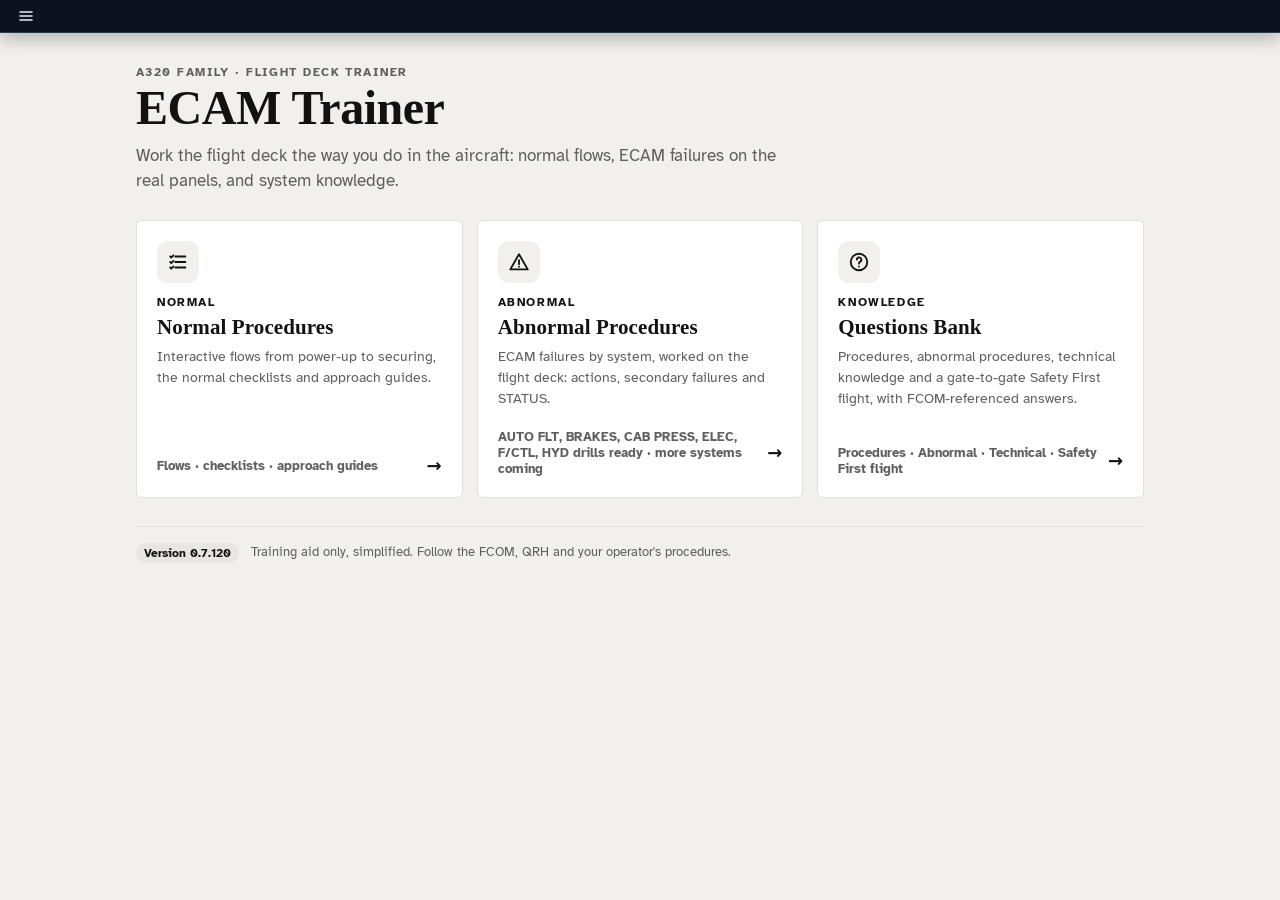
<file: index.html>
<!doctype html>
<html lang="en">
<head>
<meta charset="utf-8">
<meta name="viewport" content="width=device-width, initial-scale=1, viewport-fit=cover">
<meta name="theme-color" content="#ffffff">
<title>A320 ECAM Trainer</title>
<link rel="preconnect" href="https://fonts.googleapis.com">
<link rel="preconnect" href="https://fonts.gstatic.com" crossorigin>
<link rel="stylesheet" href="https://fonts.googleapis.com/css2?family=Atkinson+Hyperlegible:wght@400;700&family=B612:wght@400;700&family=B612+Mono&display=swap">
<link rel="stylesheet" href="styles.css?v=0.7.120">
</head>
<body>
<div id="app"></div>
<script src="js/displays.js?v=0.7.120"></script>
<script src="js/panels.js?v=0.7.120"></script>
<script src="js/panels-lower.js?v=0.7.120"></script>
<script src="js/fmgc.js?v=0.7.120"></script>
<script src="js/failures.js?v=0.7.120"></script>
<script src="js/photo-panels.js?v=0.7.120"></script>
<script src="js/deck.js?v=0.7.120"></script>
<script src="js/app.js?v=0.7.120"></script>
</body>
</html>
</file>
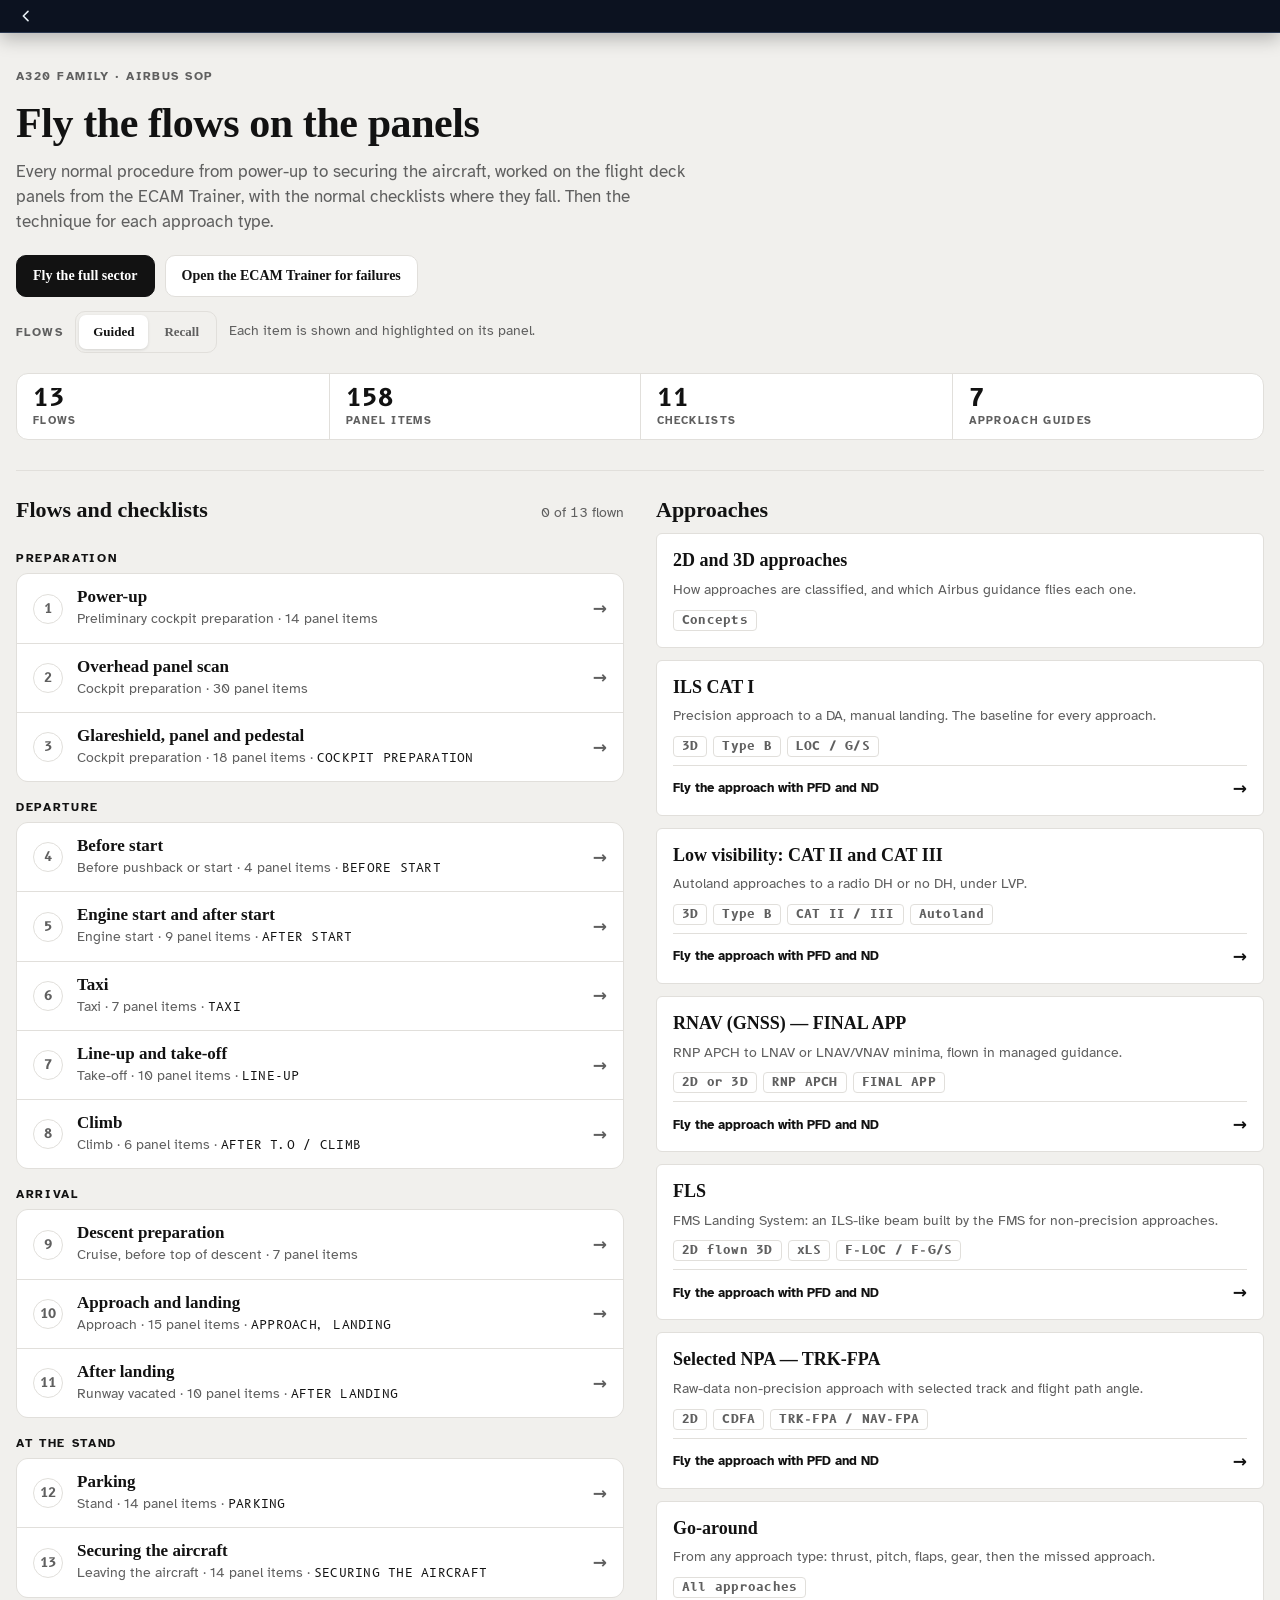
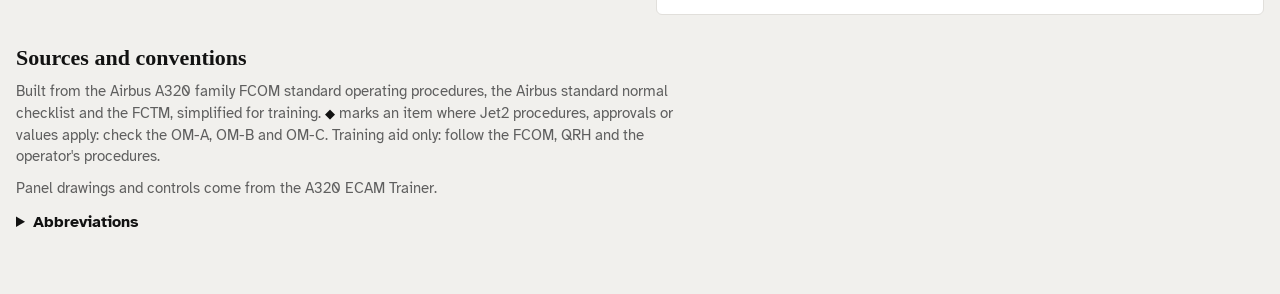
<file: normal.html>
<!doctype html>
<html lang="en"><head><meta charset="utf-8">
<meta name="viewport" content="width=device-width,initial-scale=1,viewport-fit=cover">
<title>A320 Normal Procedures</title>
<meta name="description" content="A320 normal procedures: flows, checklists and approach guides worked on the flight deck panels, with a live PFD and ND for the approaches.">
<link rel="stylesheet" href="https://fonts.googleapis.com/css2?family=Atkinson+Hyperlegible:wght@400;700&family=B612:wght@400;700&family=B612+Mono:wght@400;700&display=swap">
<link rel="stylesheet" href="styles.css?v=0.7.120">
<link rel="stylesheet" href="np.css?v=0.7.120">
</head><body>
<div id="app"></div>
<script src="js/displays.js?v=0.7.120"></script>
<script src="js/panels.js?v=0.7.120"></script>
<script src="js/panels-lower.js?v=0.7.120"></script>
<script src="js/np-core.js?v=0.7.120"></script>
<script src="js/flows.js?v=0.7.120"></script>
<script src="js/approaches.js?v=0.7.120"></script>
<script src="js/np.js?v=0.7.120"></script>
</body></html>
</file>
<file: styles.css>
/* A320 ECAM Trainer: app shell
 * Layout: home = exploded flight deck on a navy night background; tapping a panel
 * opens it full screen. One deliberate dark theme: a cockpit at night.
 */
:root {
  color-scheme: dark;
  --night: #121a28;        /* page background, navy */
  --night-2: #0c1220;      /* app bar */
  --ink: #e6edf3;          /* primary text */
  --ink-2: #9fb0c0;        /* secondary text */
  --line: #2a3850;         /* hairlines on navy */
  --card: #19243a;         /* raised surfaces */
  --card-2: #213049;
  --accent: #33d6f2;       /* ECAM cyan: interactive accent */
  --ecam-g: #2fe04c;
  --ecam-a: #ffa21a;
  --ecam-r: #ff3b30;
  --ecam-c: #33d6f2;
  --ecam-w: #f2f4f5;
  --ecam-m: #ff4fd8;
  --font-ui: "Atkinson Hyperlegible", "Segoe UI", system-ui, sans-serif;
  --font-head: "B612", "Atkinson Hyperlegible", system-ui, sans-serif;
  --font-mono: "B612 Mono", ui-monospace, "SFMono-Regular", Menlo, monospace;
  --r: 10px;
}

* { box-sizing: border-box; }
[hidden] { display: none !important; }
html, body { background: var(--night); color: var(--ink); }
body { margin: 0; font: 16px/1.5 var(--font-ui); -webkit-font-smoothing: antialiased; }
body::before { content: ""; position: fixed; inset: 0 0 auto; height: env(safe-area-inset-top, 0px); z-index: 30; background: var(--night-2); }
body.pv-open { overflow: clip; }
button { font: inherit; color: inherit; }
button:focus-visible, [tabindex]:focus-visible { outline: 2px solid var(--accent); outline-offset: 2px; }
#app { min-height: 100%; }

/* ---------------------------------------------------------------- app bar */
.appbar, .pv-bar {
  display: flex; align-items: center; gap: 8px;
  padding-left: max(12px, env(safe-area-inset-left, 0px)); padding-right: max(12px, env(safe-area-inset-right, 0px));
  background: var(--night-2); border-bottom: 1px solid var(--line);
}
/* One slim bar on every view (0.7.8 on the flight deck, everywhere from 0.7.76) */
.appbar { position: sticky; top: env(safe-area-inset-top, 0px); z-index: 20; padding-block: 2px; gap: 2px; transition: transform .25s ease; }
.appbar.away { transform: translateY(calc(-100% - env(safe-area-inset-top, 0px))); }
.appbar .icon-btn { width: 28px; height: 28px; border-radius: 6px; }
.appbar .icon-btn svg { width: 16px; height: 16px; stroke-width: 2.4; }
.appbar-title {
  flex: 1; min-width: 0; margin: 0; text-align: center;
  font: 500 clamp(18px, 4.6vw, 26px)/1.15 var(--font-head); letter-spacing: .01em;
  overflow: hidden; text-overflow: ellipsis; white-space: nowrap;
}
.icon-btn, .icon-btn-spacer { width: 44px; height: 44px; flex: none; }
.icon-btn { display: grid; place-items: center; border: 0; border-radius: 10px; background: transparent; cursor: pointer; }
.icon-btn:hover { background: var(--card); }
.icon-btn svg { width: 26px; height: 26px; fill: none; stroke: var(--ink); stroke-width: 2.2; stroke-linecap: round; stroke-linejoin: round; }

/* ------------------------------------------------------------------ home */
.home { max-width: 980px; margin: 0 auto; padding-block: 12px 40px; padding-left: max(16px, env(safe-area-inset-left, 0px)); padding-right: max(16px, env(safe-area-inset-right, 0px)); }
.home-hint { margin: 0 0 8px; text-align: center; color: var(--ink-2); font-size: 14px; }
.ver-pill { display: inline-block; margin-left: 6px; padding: 1px 8px; border-radius: 999px; background: rgba(51, 214, 242, .12); color: var(--accent); font-size: 12px; font-weight: 700; white-space: nowrap; }
.toast { position: fixed; left: 50%; bottom: calc(24px + env(safe-area-inset-bottom, 0px)); transform: translateX(-50%); z-index: 80; padding: 10px 16px; border-radius: 10px; background: #1d2a40; color: #fff; font-size: 14px; font-weight: 700; box-shadow: 0 6px 24px rgba(0, 0, 0, .45); transition: opacity .6s; }
.toast.out { opacity: 0; }
.wins { display: flex; flex-wrap: wrap; justify-content: center; align-items: flex-start; gap: 10px; margin: 0 auto; max-width: 1400px; }
/* On a computer, let the flight deck use the screen: wider, up to about 1400 px. */
@media (min-width: 1100px) { .home { max-width: 1480px; } }
.deck { display: block; width: 100%; height: auto; }
.disclaimer { max-width: 62ch; margin: 18px auto 0; text-align: center; color: var(--ink-2); font-size: 13px; }

/* ------------------------------------------------- lifelike shading, shared */
.deck text, .pv-svg text { font-family: var(--font-head); }
.shadow { fill: #000; opacity: .38; }
.gloss { fill: url(#g-gloss); pointer-events: none; }
.glass { fill: url(#g-glass); pointer-events: none; }

/* panels */
.pn-bg { fill: url(#g-panel); stroke: #3a4956; stroke-width: .8; }
.pn-bevel { fill: none; stroke: rgba(255, 255, 255, .28); stroke-width: .7; }
.pn-lowedge { stroke: rgba(0, 0, 0, .35); stroke-width: 1; }
.pn-hi { fill: #fff; opacity: .2; }
.pn-screw { fill: url(#g-screw); stroke: #4b5a66; stroke-width: .35; }
.pn-slot { stroke: #3d4954; stroke-width: .45; }
.pn-rule { stroke: #f1ece4; stroke-width: .7; }
.pn-title { fill: #f3eee6; font-weight: 700; letter-spacing: .06em; }
.pn-name { fill: #f1ece4; font-weight: 700; letter-spacing: .02em; }
.pn-label { fill: #f3eee6; font-weight: 700; letter-spacing: .06em; }
.pn-flow { fill: none; stroke: #74f06a; stroke-width: 1.15; stroke-linejoin: round; }
.pn-flow-fill { fill: #74f06a; }
.pn-tick { stroke: #f1ece4; stroke-width: .6; }
.pn-pos { fill: #ece6dc; font-weight: 700; }
.pn-pos.cur { fill: #fff; }
.pn-pos.dim { opacity: .45; }

.pb-bezel { fill: url(#g-bezel); }
.pb-cap { fill: url(#g-cap); stroke: #050708; stroke-width: .4; }
.pb-cap.ann { fill: #15191c; }
.pb-down { fill: #000; opacity: .35; }
.pb-split { stroke: #000; stroke-width: .45; opacity: .8; }
.lg { font-family: var(--font-head); font-weight: 700; letter-spacing: .02em; opacity: .22; }
.lg.on { opacity: 1; }
.lg-glow { font-family: var(--font-head); font-weight: 700; opacity: .9; }
.lg-a { fill: #ffa21a; } .lg-w { fill: #f4f6f8; } .lg-b { fill: #44b4ff; } .lg-g { fill: #3fe060; } .lg-r { fill: #ff4a3d; }
.pb-bar { fill: #4a535a; }
.pb-bar.on { fill: #3fe060; }
.pb-rect { fill: #e9eef2; font-weight: 700; opacity: .8; }
.pb-rect.on { fill: #fff; opacity: 1; }
.pb-rect.green { fill: #7cff5c; opacity: 1; }
.guard { stroke-width: .6; }
.guard-r { fill: url(#g-guard-r); stroke: #6c0e0b; }
.guard-c { fill: url(#g-guard-c); stroke: #d0dbe3; }
.guard-hinge { stroke: #0f1316; stroke-width: 1.2; }
.fire-cap { fill: #c9452f; stroke: #6d160c; stroke-width: .5; }
.fire-well { fill: #15181b; stroke: #c9cfd5; stroke-width: .5; }
.fire-slot { fill: #3a0b06; }
.fire-guard { fill: #d8402c; stroke: #7a1a0e; stroke-width: .4; }
.fire-guard-glass { fill: #ff6a50; opacity: .14; pointer-events: none; }
.fire-cap.on { fill: url(#g-fire-lit); }
.fire-halo { fill: #ff3b30; opacity: .75; }
.fire-txt { fill: #7c1a0e; font-weight: 700; letter-spacing: .04em; opacity: .85; }
.fire-txt.on { fill: #fff; opacity: 1; }
.fire-txt.sm { opacity: .8; }
.fire-out { fill: #f6d9d6; opacity: .7; }
.sel-body { fill: url(#g-knob); stroke: #050607; stroke-width: .5; }
.sel-bar { fill: url(#g-wing); stroke: #050607; stroke-width: .4; }
.sel-dot { fill: #fff; }
.knob-body { fill: url(#g-knob); stroke: #050607; stroke-width: .5; }
.knurl { stroke: #000; stroke-width: .35; opacity: .55; }
.knob-cap { fill: url(#g-metal); }
.knob-mark { stroke: #0f1316; stroke-width: 1.1; stroke-linecap: round; }
.tog-base { fill: url(#g-metal); stroke: #4b5a66; stroke-width: .4; }
.tog-hole { fill: #2a3238; }
.tog-shadow { stroke: #000; stroke-width: 2.2; opacity: .35; stroke-linecap: round; }
.tog-lever { stroke: url(#g-chrome); stroke-width: 2.2; stroke-linecap: round; }
.tog-tip { fill: url(#g-metal); }
.slot { fill: #121518; }
.lever-hd { fill: url(#g-cap); stroke: #050607; stroke-width: .6; }
.lever-grip { stroke: #8c98a2; stroke-width: 1; }
.disp { fill: #040506; stroke: #3f4a54; stroke-width: .6; }
.disp-txt { fill: var(--ecam-g); font-family: var(--font-mono); }
.fcu-txt { fill: #ffb43c; font-family: var(--font-mono); }

/* deck: frame, screens, pedestal */
.dk-frame { fill: #262f38; }
.dk-cbfield { fill: url(#g-panel-dk); }
.dk-cblbl { fill: #e9f1f7; font-weight: 700; letter-spacing: .05em; }
.dk-cb { fill: #0e1114; }
.dk-cb-ring { fill: none; stroke: #2a9c58; stroke-width: 1.3; }
.dk-cb-ring2 { stroke: #d9e3ea; }
.dk-cb-top { fill: #3b444b; }
.dk-hair { stroke: #e9f1f7; stroke-width: .35; opacity: .35; }
.dk-red-strip { fill: #c8231d; }
.dk-warnlbl { fill: #fff; font-weight: 700; }
.dk-subpanel { fill: url(#g-panel-dk); stroke: #475867; stroke-width: .8; }
.dk-speaker { fill: url(#g-metal); stroke: #4b5a66; }
.dk-hole { fill: #101316; stroke: #3a4651; stroke-width: 2; }
.dk-glare { fill: #313c47; stroke: #1d252c; stroke-width: 1.5; }
.dk-mip { fill: url(#g-panel); stroke: #3a4956; stroke-width: 1.5; }
.dk-mip-edge { stroke: #b6c6d3; stroke-width: 1; opacity: .6; }
.dk-vent { fill: #1a2025; stroke: url(#g-metal); stroke-width: 2; }
.dk-vent-in { fill: none; stroke: #39434c; stroke-width: 1.2; stroke-dasharray: 1.6 1.4; }
.dk-recess { fill: #5f7085; }
.dk-rail { fill: url(#g-chrome); opacity: .8; }
.dk-knee { fill: url(#g-panel-dk); opacity: .55; }
.dk-grille { fill: #1c2228; stroke: #4b5a66; stroke-width: 1; }
.dk-grille-hole { fill: #05070a; }
.dk-quadbase { fill: #1d242b; stroke: #0c1014; stroke-width: .8; }
.dk-footrest { fill: url(#g-chrome); stroke: #4b555d; stroke-width: .6; }
.dk-footrest-rib { stroke: #5d676f; stroke-width: 1; }
.dk-bezel { fill: url(#g-bezel); }
.dk-screen { fill: #020304; }
.dk-ground { fill: #94572b; }
.dk-ladtxt { fill: #fff; }
.dk-tick { stroke: #fff; stroke-width: .8; }
.dk-yline { stroke: #f3d400; stroke-width: 1.2; }
.dk-yellow { fill: #f3d400; }
.dk-altbox { fill: #000; stroke: #f3d400; stroke-width: .8; }
.dk-alttxt { fill: var(--ecam-g); font-family: var(--font-mono); }
.dk-fmaline { stroke: #8c98a2; stroke-width: .5; }
.dk-fma { fill: var(--ecam-g); font-family: var(--font-mono); }
.dk-fmaw { fill: #fff; font-family: var(--font-mono); }
.dk-arc { fill: none; stroke: #fff; stroke-width: 1; }
.dk-arc-dash { stroke-dasharray: 3 3; opacity: .6; }
.dk-route { fill: none; stroke: var(--ecam-g); stroke-width: 1.1; }
.dk-wpt { fill: none; stroke: #fff; stroke-width: .9; }
.dk-acft { fill: none; stroke: #f3d400; stroke-width: 1.4; }

/* ECAM displays drawn on the main panel */
.ecam { font-size: 11px; }
.ecam text { font-family: var(--font-mono); }
.ecam .screen { fill: #000; }
.ecam .g { fill: var(--ecam-g); } .ecam .a { fill: var(--ecam-a); } .ecam .r { fill: var(--ecam-r); }
.ecam .c { fill: var(--ecam-c); } .ecam .w { fill: var(--ecam-w); } .ecam .m { fill: var(--ecam-m); } .ecam .d { fill: #5d6770; }
.ecam .sg { stroke: var(--ecam-g); } .ecam .sa { stroke: var(--ecam-a); } .ecam .sr { stroke: var(--ecam-r); }
.ecam .sm { stroke: var(--ecam-m); } .ecam .sc { stroke: var(--ecam-c); } .ecam .sw { stroke: var(--ecam-w); } .ecam .sd { stroke: #4b5560; }
.ecam .fg { fill: var(--ecam-g); } .ecam .fa { fill: var(--ecam-a); } .ecam .fw { fill: var(--ecam-w); }

/* hotspots */
.hot { cursor: pointer; outline: none; }
.hot-ring { fill: rgba(51, 214, 242, 0); stroke: rgba(51, 214, 242, 0); stroke-width: 2.4; transition: fill .15s, stroke .15s; }
.hot:hover .hot-ring, .hot:focus-visible .hot-ring, .hot:active .hot-ring { fill: rgba(51, 214, 242, .12); stroke: rgba(51, 214, 242, .95); }

/* ---------------------------------------------------- expanded panel view */
.pv { position: fixed; inset: 0; z-index: 45; background: var(--night); }
.pv-card { height: 100%; overflow-y: auto; padding-bottom: env(safe-area-inset-bottom, 0px); }
.pv-bar { position: sticky; top: 0; z-index: 2; padding-block: calc(env(safe-area-inset-top, 0px) + 2px) 2px; }
.pv-stage {
  padding-block: 18px;
  padding-left: max(16px, env(safe-area-inset-left, 0px)); padding-right: max(16px, env(safe-area-inset-right, 0px));
  background: radial-gradient(ellipse at 50% 40%, #233149, var(--night) 75%);
}
.pv-svg { display: block; width: 100%; max-width: 1100px; max-height: 64vh; margin: 0 auto; }
.ctl { cursor: pointer; outline: none; }
.ctl.turn { touch-action: none; cursor: grab; }
.fcu-btns { display: flex; flex-wrap: wrap; gap: 6px; margin: 6px 0 4px; }
.ctl-hit { fill: transparent; stroke: none; }
.ctl:hover .ctl-hit { fill: rgba(51, 214, 242, .1); }
.ctl.sel .ctl-hit, .ctl:focus-visible .ctl-hit { fill: rgba(51, 214, 242, .14); stroke: var(--accent); stroke-width: .8; }
.pv-photo image { image-rendering: auto; }
/* MCDU: taller panel, no highlight box on the keys (the key cap shows the press) */
.pv-svg.pv-mcdu { max-height: 86vh; max-width: 640px; }
.pv-mcdu .ctl.sel .ctl-hit, .pv-mcdu .ctl:focus-visible .ctl-hit, .pv-mcdu .ctl:hover .ctl-hit,
.pv-atc .ctl.sel .ctl-hit, .pv-atc .ctl:focus-visible .ctl-hit, .pv-atc .ctl:hover .ctl-hit,
.pv-fcu .ctl.sel .ctl-hit, .pv-fcu .ctl:focus-visible .ctl-hit, .pv-fcu .ctl:hover .ctl-hit { fill: transparent; stroke: none; }
/* FCU (owner's request, 0.7.16): no highlight box either; the knob and its window show the change */
/* ATC/TCAS (owner's requests, 0.7.9): no highlight box; drawn smaller so the panel and its card fit on one screen */
.pv-svg.pv-atc { max-width: 640px; }
.photo-hit { fill: transparent; }
.photo-mask { fill: #111417; opacity: .93; }
.pv-credit { margin: 0; padding: 6px 16px 0; text-align: center; color: var(--ink-2); font-size: 12px; }
.pv-credit a, .drawer-note a { color: var(--accent); }
.pv-rotate { display: none; margin: 0; padding: 0 16px; text-align: center; color: var(--ink-2); font-size: 13px; }
@media (max-width: 600px) and (orientation: portrait) { .pv-rotate { display: block; } }
.pv-body { max-width: 760px; margin: 0 auto; padding-block: 4px 32px; padding-left: max(16px, env(safe-area-inset-left, 0px)); padding-right: max(16px, env(safe-area-inset-right, 0px)); }
.pv-desc { color: var(--ink-2); margin: 8px 0 12px; }
.pv-info { background: var(--card); border: 1px solid var(--line); border-radius: 14px; padding: 16px 18px; }
.pv-info p { margin: 6px 0; max-width: 62ch; }
.pv-note { color: var(--accent); font-weight: 700; }
.pv-hint, .small { color: var(--ink-2); }
.small { font-size: 14px; }
.eyebrow { margin: 0 0 4px; font: 700 12px var(--font-ui); letter-spacing: .12em; text-transform: uppercase; color: var(--ink-2); }
.pv-ctl { margin: 2px 0 8px; font: 500 20px/1.25 var(--font-head); }
.lchips { display: flex; flex-wrap: wrap; gap: 6px; margin: 4px 0 6px; }
.lchip { padding: 2px 9px; border-radius: 4px; background: #111518; font: 700 12px var(--font-head); letter-spacing: .04em; color: #c9d3dc; border: 1px solid #2b3238; }
.lchip-a { color: #ffa21a; } .lchip-w { color: #f4f6f8; } .lchip-b { color: #44b4ff; } .lchip-g { color: #3fe060; } .lchip-r { color: #ff4a3d; }
.lchip-cur { border-color: var(--accent); color: #fff; }

/* -------------------------------------------------------- menu and search */
.scrim { position: fixed; inset: 0; z-index: 47; background: rgba(4, 8, 16, .62); }
.drawer { position: fixed; inset: 0 auto 0 0; z-index: 50; width: min(360px, 88vw); }
.drawer-card {
  height: 100%; overflow-y: auto; background: var(--night-2); border-right: 1px solid var(--line);
  padding-block: calc(env(safe-area-inset-top, 0px) + 12px) 24px;
  padding-left: max(18px, env(safe-area-inset-left, 0px)); padding-right: 18px;
  animation: slide .2s ease-out;
}
@keyframes slide { from { transform: translateX(-24px); opacity: .5; } to { transform: none; opacity: 1; } }
.drawer-top { display: flex; align-items: center; justify-content: space-between; margin-bottom: 8px; }
.drawer-brand { font: 500 18px var(--font-head); }
.drawer-link { display: block; width: 100%; text-align: left; padding: 11px 4px; border: 0; border-bottom: 1px solid var(--line); background: none; font-weight: 700; cursor: pointer; }
.drawer-link:hover { color: var(--accent); }
.drawer-h { margin: 20px 0 6px; font: 700 12px var(--font-ui); letter-spacing: .1em; text-transform: uppercase; color: var(--ink-2); }
.drawer-note { color: var(--ink-2); font-size: 13px; margin: 18px 0 0; }
.plist { list-style: none; margin: 0; padding: 0; display: grid; gap: 2px; }
.plink { display: grid; gap: 1px; width: 100%; text-align: left; padding: 8px 10px; border: 0; border-radius: 8px; background: none; cursor: pointer; }
.plink:hover { background: var(--card); }
.plink span { font: 500 15px var(--font-head); }
.plink small { color: var(--ink-2); font-size: 13px; }
.search { position: fixed; inset: 0 0 auto 0; z-index: 50; display: flex; justify-content: center; padding-top: env(safe-area-inset-top, 0px); }
.search-card { width: min(760px, 100%); max-height: 86vh; overflow-y: auto; background: var(--night-2); border: 1px solid var(--line); border-top: 0; border-radius: 0 0 18px 18px; padding: 12px 16px 18px; }
.search-row { display: flex; gap: 8px; align-items: center; margin-bottom: 8px; }
#search-input { flex: 1; min-width: 0; min-height: 46px; padding: 0 14px; border-radius: 999px; border: 1px solid #3a4c68; background: var(--card); color: var(--ink); font: inherit; }
#search-input:focus { outline: 2px solid var(--accent); outline-offset: 1px; }
.empty { color: var(--ink-2); }

@media (prefers-reduced-motion: reduce) {
  *, *::before, *::after { animation-duration: .001s !important; animation-iteration-count: 1 !important; transition: none !important; }
}
.pv-photo .ctl.sel .ctl-hit, .pv-photo .ctl:focus-visible .ctl-hit { stroke-width: 6; }
.pv-photo .ctl:hover .ctl-hit { stroke: rgba(51, 214, 242, .6); stroke-width: 4; }

/* reference-matched details: frames, round buttons, guards, knobs, toggles, breakers */
.pb-frame { fill: none; stroke: #d9d2c4; stroke-width: .7; }
.lg-box { fill: none; stroke: #9aa0a5; stroke-width: .35; opacity: .55; }
.rnd-rim { fill: #cfc8ba; }
.rnd-btn { fill: url(#g-boss); }
.rnd-btn.down { fill: #000; }
.rnd-hi { fill: #fff; opacity: .22; }
.rnd-jack { fill: #000; }
.guard-o, .guard-o-solid { fill: url(#g-guard-o); stroke: #8a2a16; stroke-width: .5; }
.guard-hole { fill: #2a0d07; }
.guard-hinge-bar { fill: #1b1d20; }
.guard-g { fill: none; stroke: #e2492e; stroke-width: 2.2; }
.guard-win { fill: rgba(0, 0, 0, .12); stroke: #e2492e; stroke-width: 1; }
.guard-k { fill: #1d2124; stroke: #050607; }
.sel-skirt { fill: url(#g-knob-light); opacity: .5; }
.sel-wing { fill: url(#g-wing-light); stroke: #7f868c; stroke-width: .4; }
.sel-index { stroke: #111; stroke-width: 1.1; stroke-linecap: round; }
.knob-light { fill: url(#g-knob-light); stroke: #7f868c; stroke-width: .4; }
.knob-light-hi { fill: none; stroke: #fff; stroke-width: .6; opacity: .6; }
.key-body { fill: url(#g-boss); }
.key-slot { fill: #c9cfd4; }
.tog-boss { fill: url(#g-boss); }
.tog-bat { fill: #1d2125; stroke: #000; stroke-width: .3; }
.tog-bat-tip { fill: #2e3439; }
.tog-bat.red, .tog-bat-tip.red { fill: #d23b25; }
.tog-shadow-r { fill: #000; opacity: .35; }
.tog-bar3 { fill: #25292d; stroke: #000; stroke-width: .3; }
.disp-txt.amber { fill: #ffb02a; }
.pn-boxlbl { fill: none; stroke: #f1ece4; stroke-width: .5; }
.pn-valve { fill: none; }
.cb-hole { fill: #2a3138; opacity: .5; }
.cb-collar { fill: #121417; }
.cb-collar.green { fill: #2fa75a; }
.cb-white { fill: #f4f4f2; }
.cb-cap { fill: url(#g-boss); }
.cb-lbl { fill: #f1ece4; font-weight: 700; }
.dec-speaker, .dec-grille { fill: url(#g-grille); }
.dec-dot { fill: #3b4249; }
.dec-ring { fill: #1a1d20; }
.dec-cell { fill: #4a525a; }
.dec-hole { fill: #1b1f23; }
.dec-hole-in { fill: #0b0d0f; }
.acp-call { fill: #c8a35a; font-weight: 700; }
.pv-switch { display: flex; justify-content: center; gap: 0; margin: 10px auto 0; }
.pn-div { fill: none; stroke: #f1ece4; stroke-width: .7; opacity: .9; }
.ann-dot { fill: #3a2a12; }
.ann-dot.on { fill: #ffb02a; }

/* ---------------------------------- glareshield, main panel and pedestal */
.pn-bg.pn-dark { fill: url(#g-panel-dark); stroke: #1f2733; }
.pn-bg.pn-console { fill: none; stroke: none; }
.pn-arc { fill: none; stroke: #ece6dc; stroke-width: .5; }
.fcu-lbl { fill: #ffb43c; font-family: var(--font-head); font-weight: 700; opacity: .9; }
.plate-in { fill: rgba(0, 0, 0, .12); stroke: rgba(0, 0, 0, .35); stroke-width: .5; }
.placard { fill: #3c4757; stroke: #20262e; stroke-width: .5; }
.placard-txt { fill: #f3eee6; font-family: var(--font-mono); }
.placard-rule { stroke: #f3eee6; stroke-width: .35; }
.scr-bezel { fill: url(#g-bezel); }
/* ISIS screen (0.7.28) */
.is-sky { fill: #1f7fd9; } .is-gnd { fill: #8a4a2c; }
.is-ln { stroke: #fff; stroke-width: .25; } .is-yl { stroke: #f3d400; stroke-width: .35; }
.is-ylw { fill: #f3d400; } .is-ptr { fill: #fff; stroke: #000; stroke-width: .15; }
.is-plane { fill: #000; stroke: #f3d400; stroke-width: .25; } .is-box { fill: #000; stroke: #f3d400; stroke-width: .25; }
.is-w { fill: #fff; font-family: var(--font-mono); } .is-g { fill: #3fe08a; font-family: var(--font-mono); } .is-gd { fill: #3fe08a; opacity: .45; font-family: var(--font-mono); }
.dk-scrline { stroke: #e9eef2; stroke-width: .5; opacity: .8; }
.lcd { fill: #0d1838; stroke: #2a3550; stroke-width: .5; }
.lcd-txt { fill: #8fb3ff; font-family: var(--font-mono); }
.gauge-face { fill: #0b0e10; stroke: url(#g-metal); stroke-width: 1; }
.gauge-tick { stroke: #fff; stroke-width: .5; }
.gauge-needle { stroke: #fff; stroke-width: .9; stroke-linecap: round; }
.mcdu-w { fill: #fff; font-family: var(--font-mono); }
.mcdu-a { fill: #ffb02a; font-family: var(--font-mono); }
.mcdu-g { fill: #2bea4a; font-family: var(--font-mono); }
.mcdu-c { fill: #2ed3ff; font-family: var(--font-mono); }
.mcdu-y { fill: #ffee3a; font-family: var(--font-mono); }
.mcdu-m { fill: #ff5af0; font-family: var(--font-mono); }
/* FMGC: mini ND (PLAN) and fly controls under the expanded MCDU */
.fm-sim { max-width: 520px; margin: 14px auto 0; }
/* Getting-started guide: beside the MCDU on wide screens, above it on a phone */
.fm-wrap { display: flex; flex-direction: column; gap: 12px; max-width: 980px; margin: 0 auto; }
.fm-wrap .pv-svg { margin: 0 auto; }
.fm-guide { min-width: 0; padding: 12px 14px; background: var(--card); border: 1px solid var(--line); border-radius: var(--r); }
.fm-g-step { margin: 0; font-size: 12px; letter-spacing: .06em; text-transform: uppercase; color: var(--accent); }
.fm-g-t { margin: 2px 0 4px; font: 700 17px/1.3 var(--font-head); text-wrap: balance; }
.fm-g-d { margin: 0; color: var(--ink); }
.fm-g-done { margin: 8px 0 0; padding-left: 20px; color: var(--ink-2); font-size: 13px; }
.fm-g-done li::marker { content: "✓  "; color: var(--ecam-g); }
.fm-g-ok { margin: 6px 0 0; color: var(--ecam-g); font-size: 14px; }
.fm-g-btns { display: flex; gap: 8px; margin-top: 10px; }
.fm-g-btn { display: inline-flex; align-items: center; justify-content: center; width: 44px; height: 36px; border: 1px solid var(--line); border-radius: 8px; background: var(--card-2); color: var(--ink); font: 700 18px/1 var(--font-head); cursor: pointer; }
.fm-g-btn:hover:not(:disabled) { border-color: var(--accent); color: var(--accent); }
.fm-g-btn:disabled { opacity: .35; cursor: default; }
.fm-g-btn:last-child { margin-left: auto; }
@media (min-width: 760px) {
  .fm-wrap { flex-direction: row; align-items: flex-start; }
  .fm-guide { flex: 0 0 260px; order: 2; position: sticky; top: 80px; }
  .fm-wrap .pv-svg { flex: 1 1 auto; min-width: 0; }
}
.fm-nd-wrap svg { display: block; width: 100%; max-width: 360px; height: auto; margin: 0 auto; border: 4px solid #15191d; border-radius: 4px; }
.fm-nd .nd-g { stroke: #2bea4a; stroke-width: 1.2; }
.fm-nd .nd-y { stroke: #ffee3a; stroke-width: 1.2; }
.fm-nd .nd-c { stroke: #2ed3ff; stroke-width: 1.1; }
.fm-nd .nd-w { stroke: #fff; stroke-width: 1.2; }
.fm-nd .nd-m { stroke: #ff5af0; stroke-width: 0.8; }
.fm-status { margin: 8px 0 6px; font-family: var(--font-mono); font-size: 0.85rem; }
.fm-btns { display: flex; flex-wrap: wrap; gap: 6px; }
.fm-note { margin: 8px 0 0; padding: 6px 8px; border-left: 3px solid #2ed3ff; font-size: 0.9rem; }
.lever-rod { fill: url(#g-chrome); }
.lever-mark { fill: #fff; opacity: .85; }
.gear-knob { fill: #23292e; stroke: #050607; stroke-width: .5; }
.gear-hub { fill: url(#g-knob); stroke: #6b757d; stroke-width: .4; }
.thr-body { fill: #2a333d; stroke: #11161b; stroke-width: 1; }
.thr-face { fill: #48535f; stroke: #1b2128; stroke-width: .6; }
.thr-gate { fill: #11161b; }
.thr-lbl { fill: #f3eee6; font-weight: 700; }
.thr-deg { fill: #e9eef2; font-family: var(--font-mono); opacity: .75; }
.thr-tick { stroke: #f3eee6; stroke-width: .6; }
.thr-arrow { fill: #ff9d2a; }
.thr-athr-band { fill: none; stroke: #3fe060; stroke-width: 1.4; }
.thr-athr { fill: #3fe060; font-weight: 700; }
.thr-hd { fill: #15191d; stroke: #000; stroke-width: .6; }
.thr-rev { fill: url(#g-chrome); }
.athr-pb { fill: #d12a1e; stroke: #5d0c09; stroke-width: .4; }
.trim-well { fill: #11161b; }
.trim-wheel { fill: #1f252b; stroke: #050607; stroke-width: .5; }
.trim-grip { stroke: #5a646c; stroke-width: 1.4; }
.trim-stripe { fill: #fff; opacity: .7; }
.ask-base { fill: #c9ccc8; stroke: #2c5560; stroke-width: .6; } .ask-nut { fill: #e2e4e0; stroke: #9aa0a0; stroke-width: .3; } .ask-stem { fill: #2a2f33; }
.ask-knob { fill: #8e9396; stroke: #5d6366; stroke-width: .3; }
.gauge-green-thin { fill: none; stroke: #2fbf5a; stroke-width: .35; }
.gauge-needle-f { fill: #f4f4f0; } .gauge-hub { fill: #4a4c4e; } .gauge-cyan { fill: #4fd3ea; }
.rmp-sel { fill: #3a2414; stroke: #1a1a1a; stroke-width: .4; } .rmp-sel-t { fill: #c9884a; font-weight: 700; } .rmp-sel-l { fill: #d9b48a; }
.rmp-dot { fill: #8a5a1e; } .rmp-dot.on { fill: #3cff6e; filter: drop-shadow(0 0 1px #3cff6e); }
.eng-base { fill: url(#g-boss); } .eng-well { fill: #1d2228; }
.eng-cap { fill: #3f5560; stroke: #c9d3d8; stroke-width: .5; } .eng-cap-t { fill: #f2f2ee; font-weight: 700; }
.grav-boss { fill: url(#g-boss); stroke: #0b0d0f; }
.grav-handle { fill: url(#g-fire); stroke: #3c0705; stroke-width: .5; }
.grav-txt { fill: #f3eee6; font-weight: 700; }
.grav-side { fill: #ff9d2a; font-weight: 700; }
.park-bar { fill: #121417; stroke: #000; stroke-width: .5; }
.park-ptr { fill: #aeb6bb; stroke: #4b5257; stroke-width: .4; }
.park-txt { fill: #c7cbcf; font-weight: 700; letter-spacing: .06em; }
.crank-well { fill: #07090b; stroke: #22272c; stroke-width: .6; }
.crank-body { fill: #1a1d21; stroke: #050607; stroke-width: .6; }
.crank-notch { fill: #050607; }
.crank-bar { fill: #1d2125; stroke: #050607; stroke-width: .6; }
.crank-bar-hi { stroke: rgba(255, 255, 255, .16); stroke-width: .7; stroke-linecap: round; }
.crank-arrow { fill: none; stroke: #eef0f2; stroke-width: .9; stroke-linecap: round; }
.crank-arrow-hd { fill: #eef0f2; }
.crank-hub { fill: url(#g-boss); stroke: #050607; stroke-width: .5; }
.crank-index { stroke: #e3261b; stroke-width: 1.4; stroke-linecap: round; }
.crank-knob { fill: url(#g-fire-lit); stroke: #6d0c07; stroke-width: .6; }
.crank-knob-hi { fill: #fff; opacity: .35; }
/* Each tap animates the crank from its last position: unfolding, a whole turn, or folding away. */
.crank-arm { transform-box: fill-box; transform-origin: center; }
@keyframes crank-turn { from { transform: rotate(var(--a0)); } to { transform: rotate(0deg); } }
@keyframes crank-unfold { from { transform: scale(.25); opacity: 0; } to { transform: none; opacity: 1; } }
@keyframes crank-stow { from { opacity: 0; } to { opacity: 1; } }
@media (prefers-reduced-motion: reduce) { .crank-arm, .crank-stowed { animation: none !important; } }
.prn-slot { fill: #0c1014; stroke: #5d676f; stroke-width: .6; }
.prn-paper { fill: #e9eef2; opacity: .7; }
.stow-handle { fill: none; stroke: url(#g-chrome); stroke-width: 3; stroke-linecap: round; }
.cs-wall { fill: url(#g-cs-wall); }
.cs-floor { fill: #59657a; }
.cs-top { fill: url(#g-leather); }
.cs-face { fill: url(#g-cs-face); }
.cs-edge { fill: none; stroke: #9aa7b8; stroke-width: .9; opacity: .8; }
.cs-crease { fill: none; stroke: #8995a6; stroke-width: .35; opacity: .45; }
.cs-slot { fill: #1b2129; }
.cs-slot-hi { fill: #5d697a; opacity: .7; }
.cs-arm { fill: url(#g-cs-arm); stroke: #4c576a; stroke-width: .6; }
.boot { stroke: #f2f5f8; stroke-width: .7; stroke-linejoin: round; }
.boot0 { fill: #a6b0bd; } .boot1 { fill: #b3bcc8; } .boot2 { fill: #bfc7d1; } .boot3 { fill: #cbd2da; }
.boot-hi { fill: none; stroke: #fff; stroke-width: .5; opacity: .8; }
.stick-collar { fill: #1d2229; stroke: #050607; stroke-width: .5; }
.stick { fill: url(#g-stick); stroke: #050607; stroke-width: .7; }
.stick-hi { fill: none; stroke: #b9c3cd; stroke-width: .8; opacity: .8; }
.stick-emblem { fill: none; stroke: #c9d1d9; stroke-width: .5; opacity: .8; }
.stick-trigger { fill: #11161b; stroke: #5a646c; stroke-width: .4; }
.rnd-btn.red { fill: #d12a1e; }
.rnd-btn.red.down { fill: #7d140e; }
.tiller-disc { fill: url(#g-metal); stroke: #4b555d; stroke-width: .5; }
.tiller-tick { stroke: #d96a1e; stroke-width: .8; }
.tiller-post { fill: #23282e; }
.tiller-hub { fill: url(#g-tiller); stroke: #050607; stroke-width: .5; }
.tiller-cap { fill: #0d1013; }
.tiller { fill: none; stroke: #191d22; stroke-width: 8; stroke-linecap: round; stroke-linejoin: round; }
.tiller-hi { fill: none; stroke: #8f99a3; stroke-width: .7; opacity: .7; }
.tiller-end { fill: #23282e; stroke: #050607; stroke-width: .4; }
.mic-clip { fill: none; stroke: #2a3038; stroke-width: 1.2; stroke-linejoin: round; }
.mic-clip-plate { fill: #262c33; }
.mic-eye { fill: none; stroke: #c2c8ce; stroke-width: .6; }
.mic-cord { fill: none; stroke: #c2c8ce; stroke-width: .6; }
.mic { fill: url(#g-mic); stroke: #3e454c; stroke-width: .5; }
.mic-band { fill: #6f7780; }
.mic-rim { fill: #8a929b; stroke: #4a5158; stroke-width: .6; }
.mic-grille { fill: #2e343a; }
.mic-dot { fill: #b8c0c8; }
.mic-coil { fill: none; stroke: #c9cfd5; stroke-width: .7; }
.mic-ptt { fill: #8d969e; }
.tog-chrome { fill: url(#g-chrome); stroke: #4b555d; stroke-width: .3; }
.tog-chrome-tip { fill: url(#g-metal); stroke: #4b555d; stroke-width: .3; }
.pn-arrow { fill: none; stroke: #f1ece4; stroke-width: .5; stroke-linejoin: round; }
.red-arrow { fill: #3a1512; } .red-arrow.on { fill: #ff2a1a; filter: drop-shadow(0 0 1.2px #ff4030); }
.gauge-plate { fill: url(#g-panel-dk); stroke: #3a4956; stroke-width: .6; }
.gauge-arc { fill: none; stroke: #f1ece4; stroke-width: .5; }
.gauge-green { fill: none; stroke: #3fe060; stroke-width: 1.2; }
.gauge-num { fill: #f1ece4; font-weight: 700; }
.gear-disc { fill: url(#p-knurl); stroke: #050607; stroke-width: .4; }
.gear-disc-hi { fill: none; stroke: #e9eef2; stroke-width: .5; opacity: .85; }
.gear-hub2 { fill: #0d1012; }
.gear-stem { fill: url(#p-knurl); stroke: #050607; stroke-width: .4; }
.gear-stem-line { stroke: #000; stroke-width: .5; }
.ecam .fb { fill: #3b4047; }
.ecam .sky { fill: #2c9be8; } .ecam .gnd { fill: #a2582a; } .ecam .tape { fill: #3c464f; }
.ecam .fy { fill: #f3d400; } .ecam .sy { stroke: #f3d400; } .ecam .fk { fill: #000; } .ecam .fr { fill: #e8352b; }
.sdkey { fill: transparent; cursor: pointer; }
.sdkey:hover { fill: rgba(51, 214, 242, .18); }
.fcukey { fill: transparent; cursor: pointer; }
.fcukey.turn { touch-action: none; }
.hot:has(.fcukey:hover) .hot-ring { fill: rgba(51, 214, 242, 0); stroke: rgba(51, 214, 242, 0); }
.ecp-glow { fill: rgba(150, 225, 255, .3); }
.pv-screen { max-width: min(620px, 100%, 62vh); margin: 0 auto; }
/* Expanded display: the app's slim bar on top (0.7.76); on a wide screen the description sits
   left of the display and the drill bar right of it. */
.pv-disp { position: relative; }
.pv-disp .pv-info:empty { display: none; }
.pv-disp .pv-ecp { max-width: min(620px, 100%); margin: 12px auto 0; }
@media (min-width: 900px) {
  .pv-disp { display: grid; grid-template-columns: minmax(0, 1fr) min(620px, 62vh) minmax(0, 1fr); grid-template-rows: auto 1fr; align-items: center; gap: 0 24px;
    background: radial-gradient(ellipse at 50% 40%, #233149, var(--night) 75%); }
  .pv-disp > .pv-bar { grid-column: 1 / -1; grid-row: 1; align-self: start; }
  .pv-disp .pv-stage { grid-column: 2; grid-row: 2; padding: 18px 0; background: none; }
  .pv-disp .pv-body { grid-column: 1; grid-row: 2; max-width: 420px; justify-self: end; padding: 18px 0 18px 16px; }
  body.pv-disp-open .drill { left: auto; right: 16px; top: 50%; bottom: auto; transform: translateY(-50%); width: min(420px, calc((100% - min(620px, 62vh)) / 2 - 40px)); }
  body.drill-on .pv-disp { padding-bottom: 0; }
}
.pv-screen svg { display: block; width: 100%; height: auto; border: 6px solid #15191d; border-radius: 6px; }
.ecp-wrap { max-width: 560px; margin: 0 auto; }
/* SD as wide as the drawn panel (the panel's viewBox has 4 units of side margin in 148) */
.pv-sdtop { margin: 0 calc(100% * 4 / 148); }
.pv-sdtop svg { display: block; width: 100%; height: auto; border: 4px solid #15191d; border-bottom: 0; border-radius: 4px 4px 0 0; }
.ecp-wrap .pv-svg { max-height: none; }
.hot:has(.sdkey:hover) .hot-ring { fill: rgba(51, 214, 242, 0); stroke: rgba(51, 214, 242, 0); }
.sdkey:hover { stroke: var(--accent); stroke-width: .8; }

/* ------------------------------------------------------- failure drills */
.dot { display: inline-block; width: 9px; height: 9px; border-radius: 50%; flex: none; vertical-align: middle; }
.dot-w { background: #e8edf2; } .dot-a { background: #f0a630; } .dot-r { background: #e8483c; }
details.cat { border-bottom: 1px solid var(--line); }
details.cat summary { list-style: none; cursor: pointer; padding: 12px 4px; font: 600 15px var(--font-head); letter-spacing: .03em; display: flex; justify-content: space-between; align-items: center; }
details.cat summary::-webkit-details-marker { display: none; }
details.cat summary::after { content: ''; border: 5px solid transparent; border-top-color: currentColor; margin-top: 5px; }
details.cat[open] summary { border-bottom: 2px solid #f0a630; }
details.cat summary small { margin-left: auto; margin-right: 10px; color: var(--ink-2); font-weight: 400; font-size: 11px; }
.flist { list-style: none; margin: 4px 0 8px; padding: 0; }
.fitem { display: flex; align-items: center; gap: 12px; width: 100%; min-height: 40px; padding: 6px 8px 6px 14px; border: 0; background: none; color: var(--ink); font: 500 13.5px var(--font-head); text-align: left; cursor: pointer; border-radius: 8px; }
.fitem:hover:not(.off) { background: rgba(255, 255, 255, .05); }
.fitem.off { color: var(--ink-2); opacity: .55; cursor: default; }
.fitem small { margin-left: auto; color: var(--accent); font-weight: 700; }
.drill { position: fixed; left: 50%; bottom: calc(10px + env(safe-area-inset-bottom, 0px)); transform: translateX(-50%); z-index: 60; width: min(640px, calc(100% - 20px));
  padding: 8px 12px 10px; border: 1px solid #3a4a5e; border-radius: 12px; background: rgba(16, 24, 38, .96); box-shadow: 0 8px 30px rgba(0, 0, 0, .55); }
.drill-top { display: flex; align-items: center; gap: 8px; }
.drill-title { font: 700 14px var(--font-mono); letter-spacing: .02em; flex: 1; min-width: 0; overflow: hidden; text-overflow: ellipsis; white-space: nowrap; }
.drill-prog { color: var(--ink-2); font-size: 12px; }
.icon-btn.sm { width: 34px; height: 34px; font-size: 15px; }
.drill-task { margin: 4px 0 0; font-size: 14.5px; line-height: 1.35; color: #fff; }
.drill-flash { margin: 4px 0 0; font-size: 12.5px; line-height: 1.35; color: var(--ink-2); }
body.drill-on .home, body.drill-on .pv-card { padding-bottom: 150px; }
.modal { position: fixed; inset: 0; z-index: 70; display: flex; align-items: center; justify-content: center; padding: 16px; background: rgba(4, 8, 14, .66); }
.m-card { width: min(560px, 100%); max-height: calc(100vh - 32px); overflow-y: auto; padding: 18px 18px 14px; border: 1px solid #3a4a5e; border-radius: 14px; background: #121b29; box-shadow: 0 12px 40px rgba(0, 0, 0, .6); }
.m-title { margin: 2px 0 10px; font: 700 20px var(--font-mono); letter-spacing: .01em; }
.m-title.q { font: 600 17px/1.35 var(--font-head); }
.m-card { position: relative; }
.abrk-tip { position: fixed; top: calc(env(safe-area-inset-top, 0px) + 52px); left: 50%; transform: translateX(-50%); z-index: 66; width: min(560px, calc(100% - 20px)); }
/* Flashes 3 times when its panel opens (owner's request, 0.7.45), to invite a press. */
.btn.flash3 { animation: flash3 .5s ease-in-out 3; }
@keyframes flash3 { 50% { background: var(--accent); color: #04121a; box-shadow: 0 0 0 4px rgba(51, 214, 242, .35); } }
@media (prefers-reduced-motion: reduce) { .btn.flash3 { animation: none; } }
.abrk-tip .m-card { max-height: 62vh; box-shadow: 0 12px 40px rgba(0, 0, 0, .55); }
.m-x { position: absolute; top: 8px; right: 8px; }
.m-card:has(.m-x) .eyebrow { padding-right: 36px; }
.m-h { margin: 14px 0 6px; font-size: 14px; color: var(--ink-2); }
.m-list { margin: 0; padding-left: 18px; line-height: 1.45; font-size: 14px; }
.m-list li { margin: 4px 0; } .m-list li.bad { color: #ff8f86; }
.m-card.m-white { background: #fff; color: #1b1f24; border-color: #d9dde3; width: min(860px, 100%); }
.m-white .eyebrow, .m-white .m-h { color: #5b6470; }
.anc { display: grid; grid-template-columns: repeat(3, minmax(0, 1fr)); margin: 14px 0 4px; border-bottom: 2px solid #1b1f24; }
.anc-col { padding: 0 14px 12px; text-align: center; }
.anc-col + .anc-col { border-left: 2px solid #1b1f24; }
.anc-h { margin: 0 0 6px; color: #2c5a92; font: 700 26px/1 "Arial Narrow", "Roboto Condensed", "Helvetica Neue", Arial, sans-serif; font-stretch: condensed; letter-spacing: -.01em; }
.anc-art { display: block; width: min(150px, 100%); margin: 0 auto 8px; fill: #2c5a92; }
.anc-art .line { fill: none; stroke: #2c5a92; stroke-width: 2.4; stroke-linecap: round; stroke-linejoin: round; }
.anc-art .thick { stroke-width: 3.4; }
.anc-art .snow { fill: #fff; stroke: #2c5a92; stroke-width: 1.6; stroke-linejoin: round; }
.anc-art text { fill: #2c5a92; font: 700 7px sans-serif; }
.anc-col .m-list { text-align: left; }
@media (max-width: 640px) { .anc { grid-template-columns: 1fr; } .anc-col + .anc-col { border-left: 0; border-top: 2px solid #1b1f24; padding-top: 10px; } }
.m-btns { display: flex; justify-content: flex-end; gap: 8px; margin-top: 16px; }
.btn { min-height: 42px; padding: 8px 16px; border: 1px solid var(--line); border-radius: 10px; background: #1a2534; color: var(--ink); font: 600 14px var(--font-head); cursor: pointer; }
.btn.primary { background: var(--accent); border-color: var(--accent); color: #04121a; }
.m-opts { display: grid; gap: 8px; }
.opt { min-height: 44px; padding: 10px 12px; border: 1px solid var(--line); border-radius: 10px; background: #1a2534; color: var(--ink); font: 500 14px var(--font-head); text-align: left; cursor: pointer; }
.opt.right { border-color: #3fe060; background: rgba(63, 224, 96, .14); } .opt.wrong { border-color: #e8483c; background: rgba(232, 72, 60, .14); } .opt.dim { opacity: .55; }
.m-explain { margin: 12px 0 0; font-size: 14px; line-height: 1.45; }
.m-score { margin: 4px 0 10px; font: 700 40px var(--font-mono); color: var(--accent); }
.hot.flash .hot-ring { animation: ewd-flash 1.5s ease-out; }
@keyframes ewd-flash { 0%, 60% { fill: rgba(51, 214, 242, .18); stroke: rgba(51, 214, 242, .95); } 100% { fill: rgba(51, 214, 242, 0); stroke: rgba(51, 214, 242, 0); } }
.btn.sm { min-height: 36px; padding: 6px 14px; font-size: 13px; }

/* ------------------------------------------------ start page, questions bank */
.start { max-width: 640px; margin: 0 auto; padding: 20px 16px 40px; }
.start-intro { color: var(--ink-2); font-size: 14px; margin: 0 0 12px; }
.tlist { list-style: none; margin: 0; padding: 0; display: grid; gap: 12px; }
.titem { display: grid; gap: 4px; width: 100%; text-align: left; padding: 18px 18px; border: 1px solid var(--line); border-left: 4px solid var(--accent); border-radius: 12px; background: #121b29; color: var(--ink); cursor: pointer; }
.titem:hover { background: #172234; }
.titem-t { font: 700 20px var(--font-head); letter-spacing: .01em; }
.titem-d { font-size: 13.5px; line-height: 1.4; color: var(--ink-2); }
.start-ver { text-align: center; margin: 18px 0 0; }
.qcard { padding: 18px; border: 1px solid #3a4a5e; border-radius: 14px; background: #121b29; }
.center { text-align: center; }
.linkbtn { border: 0; background: none; padding: 0; color: var(--accent); font: inherit; text-decoration: underline; cursor: pointer; }

/* ------------------------------------------------------------ deck windows */
.win { position: relative; box-sizing: border-box; min-width: 0; border: 1px solid #33445a; border-radius: 10px; background: #0f1724; box-shadow: 0 4px 18px rgba(0, 0, 0, .4); overflow: hidden; }
.win-body { padding: 4px; }
.win.stretch .win-body { box-sizing: border-box; }
.win.stretch .deck { height: 100%; }
.win-grip { position: absolute; right: 0; bottom: 0; width: 22px; height: 22px; cursor: nwse-resize; touch-action: none;
  background: linear-gradient(135deg, transparent 0 50%, #5b6d84 50% 56%, transparent 56% 66%, #5b6d84 66% 72%, transparent 72% 82%, #5b6d84 82% 88%, transparent 88%); }

/* ------------------------------------------------------------- shell polish (0.6.3)
 * One finish for the app shell, shared with the Normal Procedures app: a faint
 * ECAM-cyan glow at the top of the page, left-aligned bold titles, raised cards
 * without side stripes, real hover and press states. Panel drawings are untouched. */
:root { --surface: #151f30; --surface-2: #19253a; --edge: #26354d; --edge-hi: #36486a; }
body { background: var(--night) radial-gradient(1100px 420px at 50% -180px, rgba(51, 214, 242, .07), transparent 70%) no-repeat; }

.appbar-title { text-align: left; font: 700 clamp(17px, 2.2vw, 20px)/1.2 var(--font-head); letter-spacing: .015em; }
.appbar { box-shadow: 0 1px 0 rgba(255, 255, 255, .03), 0 6px 18px rgba(0, 0, 0, .25); }
.icon-btn { transition: background .15s; }
.icon-btn:active { background: var(--surface-2); }

.btn { display: inline-flex; align-items: center; justify-content: center; gap: 6px; border-color: var(--edge); background: var(--surface-2); text-decoration: none; transition: background .15s, border-color .15s, filter .15s; }
.btn:hover { border-color: var(--edge-hi); background: #1f2d45; }
.btn.primary:hover { background: var(--accent); filter: brightness(1.08); }
.btn:active { transform: translateY(1px); }

.seg { display: inline-flex; padding: 3px; gap: 2px; border: 1px solid var(--edge); border-radius: 10px; background: #0f1724; }
.seg-btn { min-height: 34px; padding: 5px 14px; border: 0; border-radius: 7px; background: transparent; color: var(--ink-2); font: 600 13px var(--font-head); cursor: pointer; transition: background .15s, color .15s; }
.seg-btn:hover { color: var(--ink); }
.seg-btn.on { background: rgba(51, 214, 242, .16); color: var(--accent); }

/* Start page */
.start-home { max-width: 1040px; padding-block: 32px 48px; padding-left: max(16px, env(safe-area-inset-left, 0px)); padding-right: max(16px, env(safe-area-inset-right, 0px)); }
.start-hero { max-width: 640px; margin: 0 0 26px; }
.start-h { margin: 2px 0 10px; font: 700 clamp(32px, 6vw, 48px)/1.04 var(--font-head); letter-spacing: -.01em; text-wrap: balance; }
.start-lede { margin: 0; color: var(--ink-2); font-size: 16.5px; line-height: 1.55; }
.tgrid { gap: 14px; }
@media (min-width: 820px) { .tgrid { grid-template-columns: repeat(3, minmax(0, 1fr)); } }
.tgrid li { display: flex; }
.start-foot { display: flex; flex-wrap: wrap; align-items: center; gap: 8px 12px; margin-top: 28px; padding-top: 16px; border-top: 1px solid var(--edge); color: var(--ink-2); font-size: 13px; }
.start-foot .ver-pill { margin-left: 0; }

/* Cards: one raised surface, colour from data-tone (g normal, a abnormal, c knowledge). */
.titem { --tone: var(--accent); position: relative; display: flex; flex-direction: column; align-items: flex-start; gap: 6px; padding: 20px; border: 1px solid var(--edge); border-radius: 14px;
  background: linear-gradient(180deg, var(--surface-2), var(--surface)); color: var(--ink); text-decoration: none;
  box-shadow: inset 0 1px 0 rgba(255, 255, 255, .04), 0 10px 26px rgba(0, 0, 0, .22); transition: border-color .15s, transform .15s, box-shadow .15s; }
.titem[data-tone="g"] { --tone: var(--ecam-g); }
.titem[data-tone="a"] { --tone: var(--ecam-a); }
.titem[data-tone="c"] { --tone: var(--ecam-c); }
.titem:hover { background: linear-gradient(180deg, var(--surface-2), var(--surface)); border-color: color-mix(in srgb, var(--tone) 55%, var(--edge)); transform: translateY(-2px); box-shadow: inset 0 1px 0 rgba(255, 255, 255, .05), 0 14px 32px rgba(0, 0, 0, .3); }
.titem:active { transform: translateY(0); }
.titem-ico { display: grid; place-items: center; width: 42px; height: 42px; margin-bottom: 6px; border-radius: 11px; background: color-mix(in srgb, var(--tone) 13%, transparent); color: var(--tone); }
.titem-ico svg { width: 22px; height: 22px; fill: none; stroke: currentColor; stroke-width: 2; stroke-linecap: round; stroke-linejoin: round; }
.titem-k { font: 700 11.5px var(--font-ui); letter-spacing: .14em; text-transform: uppercase; color: var(--tone); }
.titem-t { font: 700 21px/1.2 var(--font-head); letter-spacing: .005em; }
.titem-d { font-size: 14px; line-height: 1.5; color: var(--ink-2); }
.titem-m { display: flex; align-items: center; gap: 8px; width: 100%; margin-top: auto; padding-top: 14px; color: #c3cfdb; font: 600 13px var(--font-ui); }
.titem-go { margin-left: auto; color: var(--tone); font: 700 18px var(--font-ui); transition: transform .15s; }
.titem:hover .titem-go { transform: translateX(3px); }
/* Row cards (question topics): title and count with an arrow on the right. */
.titem-row { display: grid; grid-template-columns: minmax(0, 1fr) auto; align-items: center; gap: 2px 16px; padding: 16px 18px; }
.titem-row .titem-t { font-size: 18px; }
.titem-row .titem-go { grid-column: 2; grid-row: 1 / span 2; }
.start-intro { font-size: 15px; }

/* Menu */
.drawer-card { box-shadow: 12px 0 40px rgba(0, 0, 0, .45); }
.drawer-brand { font: 700 18px var(--font-head); }
.drawer-link { padding: 11px 8px; border-radius: 8px; border-bottom-color: transparent; transition: background .15s; }
.drawer-link:hover { background: var(--card); color: var(--ink); }
details.cat summary { padding: 11px 8px; border-radius: 8px; }
details.cat summary:hover { background: rgba(255, 255, 255, .04); }
details.cat summary small { padding: 1px 7px; border: 1px solid var(--edge); border-radius: 999px; font-size: 10.5px; letter-spacing: .04em; opacity: .8; }

/* Panel view */
.pv-switch { margin-top: 12px; }
.pv-info { border-color: var(--edge); background: linear-gradient(180deg, var(--surface-2), var(--surface)); }
.qcard, .m-card { border-color: var(--edge-hi); background: linear-gradient(180deg, var(--surface-2), var(--surface)); }
.opt { transition: border-color .15s, background .15s; }
.opt:hover:not([disabled]) { border-color: var(--edge-hi); background: #1f2d45; }
.win { border-color: var(--edge); }
@media (prefers-reduced-motion: reduce) { .titem, .titem-go, .btn, .icon-btn { transition: none; } .titem:hover { transform: none; } }
.seg.pv-switch { display: flex; width: max-content; max-width: 100%; margin-inline: auto; }

/* ------------------------------------------------------------- paper theme (0.7.12)
 * Owner's request (a reference screenshot of a news app): light grey page, white cards,
 * black serif headlines, grey text, almost no colour and no red. The cockpit stays as
 * it is (owner's choice): the flight deck page, with its panel view, menu, drills and quiz
 * (the page with the slim app bar), keeps the original dark look, and on every other page
 * each SVG, the E/WD box, legend and FMA chips get the original ECAM colours back. */
html:root:not(:has(.appbar.slim)) {
  color-scheme: light;
  --night: #f1f0ed; --night-2: #ffffff;
  --ink: #121212; --ink-2: #5f5f5f; --line: #e1dfdb;
  --card: #f1f0ed; --card-2: #e8e6e2;
  --accent: #121212;
  --ecam-g: #121212; --ecam-a: #121212; --ecam-r: #121212; --ecam-c: #121212; --ecam-w: #121212; --ecam-m: #121212;
  --surface: #ffffff; --surface-2: #ffffff; --edge: #e1dfdb; --edge-hi: #bdbab4;
  --font-head: Georgia, "Times New Roman", serif;
}
svg, .lchips, .fma {
  --accent: #33d6f2; --font-head: "B612", "Atkinson Hyperlegible", system-ui, sans-serif;
  --ecam-g: #2fe04c; --ecam-a: #ffa21a; --ecam-r: #ff3b30; --ecam-c: #33d6f2; --ecam-w: #f2f4f5; --ecam-m: #ff4fd8;
}
body:not(:has(.appbar.slim)) { background: var(--night); }
/* The bar stays dark on the light pages too (owner's request, 0.7.78): the original dark colours. */
body:not(:has(.appbar.slim)) .appbar { color-scheme: dark; --night-2: #0c1220; --ink: #e6edf3; --ink-2: #9fb0c0; --line: #2a3850; --card: #19243a; color: var(--ink); }
body:not(:has(.appbar.slim)) .appbar-title, body:not(:has(.appbar.slim)) .drawer-brand { font-family: var(--font-head); font-weight: 700; }
body:not(:has(.appbar.slim)) .titem, body:not(:has(.appbar.slim)) .np-acard, body:not(:has(.appbar.slim)) .np-card { border-radius: 6px; box-shadow: none; }
body:not(:has(.appbar.slim)) .titem:hover, body:not(:has(.appbar.slim)) .np-acard:hover { box-shadow: 0 2px 10px rgba(0, 0, 0, .06); border-color: var(--edge-hi); }
body:not(:has(.appbar.slim)) .titem-ico { background: var(--card); }
body:not(:has(.appbar.slim)) .titem-m { color: var(--ink-2); }
body:not(:has(.appbar.slim)) .start-h, body:not(:has(.appbar.slim)) .titem-t, body:not(:has(.appbar.slim)) .np-h1, body:not(:has(.appbar.slim)) .np-h2, body:not(:has(.appbar.slim)) .np-flow-t, body:not(:has(.appbar.slim)) .np-acard-t, body:not(:has(.appbar.slim)) .np-act, body:not(:has(.appbar.slim)) .m-title.q { font-family: var(--font-head); }
body:not(:has(.appbar.slim)) .drawer-card { box-shadow: 8px 0 30px rgba(0, 0, 0, .12); }
body:not(:has(.appbar.slim)) .scrim, body:not(:has(.appbar.slim)) .modal { background: rgba(0, 0, 0, .3); }
body:not(:has(.appbar.slim)) .m-card { box-shadow: 0 10px 34px rgba(0, 0, 0, .18); }
body:not(:has(.appbar.slim)) .btn, body:not(:has(.appbar.slim)) .opt { background: #fff; color: var(--ink); }
body:not(:has(.appbar.slim)) .btn:hover, body:not(:has(.appbar.slim)) .opt:hover:not([disabled]) { background: var(--card); }
body:not(:has(.appbar.slim)) .btn.primary, body:not(:has(.appbar.slim)) .np-tab.on { color: #fff; }
body:not(:has(.appbar.slim)) .btn.primary { background: var(--ink); border-color: var(--ink); }
body:not(:has(.appbar.slim)) .opt.right { border-color: #1f7a3d; background: rgba(31, 122, 61, .08); }
body:not(:has(.appbar.slim)) .opt.wrong { border-color: var(--ink-2); background: var(--card); }
body:not(:has(.appbar.slim)) .m-list li.bad { color: var(--ink); text-decoration: underline; }
body:not(:has(.appbar.slim)) .seg { background: var(--card); }
body:not(:has(.appbar.slim)) .seg-btn.on { background: #fff; color: var(--ink); box-shadow: 0 1px 3px rgba(0, 0, 0, .12); }
body:not(:has(.appbar.slim)) .fitem:hover:not(.off), body:not(:has(.appbar.slim)) details.cat summary:hover { background: var(--card); }
body:not(:has(.appbar.slim)) details.cat[open] summary { border-bottom-color: var(--ink); }
body:not(:has(.appbar.slim)) .dot-w { box-shadow: inset 0 0 0 1px #8a8a8a; }
body:not(:has(.appbar.slim)) .dot-a { background: #8a8a8a; }
body:not(:has(.appbar.slim)) .dot-r { background: #121212; }
body:not(:has(.appbar.slim)) .ver-pill { background: var(--card-2); }
body:not(:has(.appbar.slim)) .drill { border-color: var(--edge-hi); background: rgba(255, 255, 255, .97); box-shadow: 0 8px 30px rgba(0, 0, 0, .15); }
body:not(:has(.appbar.slim)) .drill-task { color: var(--ink); }

/* Drill bar in white everywhere, the deck included (owner's request, 0.7.27), to match the rest of the app. */
.drill { border-color: #d9dde3; background: #fff; box-shadow: 0 8px 30px rgba(0, 0, 0, .35); color: #1b1f24; }
.drill-title, .drill-task { color: #1b1f24; }
.drill-flash, .drill-prog { color: #5b6470; }
.drill .icon-btn { color: #1b1f24; background: transparent; border-color: transparent; }
.drill .icon-btn svg { stroke: #1b1f24; }
.drill .icon-btn:hover { background: #eef1f4; }

/* Guided drills: the layout every drill step opens in (owner's requests 0.7.49 to 0.7.75):
   the SD and E/WD side by side at the top, the same size and as large as the window allows;
   the step's panel centred under them, as large as the space left allows; the panel
   information (.pv-body) on white at the left and the instruction box (.drill) at the right;
   a thin title bar; everything on one screen without scrolling; small text. --s is the
   screen size: half the middle width, or what the height leaves for a panel row.
   Below 1000 px wide the parts stack. */
.pv-guide > .drill .drill-task { font-size: 13px; }
.pv-guide > .drill .drill-flash { font-size: 11.5px; }
.pv-guide > .pv-body { background: #fff; color: #1b1f24; border-radius: 12px; padding: 14px 16px; margin: 12px 0 18px 16px; box-shadow: 0 8px 30px rgba(0, 0, 0, .35); }
.pv-guide .pv-desc, .pv-guide .pv-info p { color: #1b1f24; font-size: 13px; line-height: 1.35; margin: 2px 0; }
.pv-guide .pv-info { color: #1b1f24; background: none; border: 0; padding: 6px 0 0; border-top: 1px solid #d9dde3; border-radius: 0; }
.pv-guide .pv-info .eyebrow, .pv-guide .small { color: #5b6470; }
.pv-guide .pv-info h3, .pv-guide .pv-info h2, .pv-guide .pv-ctl, .pv-guide .pv-ctl * { color: #1b1f24; }
.pv-guide .pv-info h3, .pv-guide .pv-info h2 { text-wrap: balance; }
.pv-guide .pv-note { color: #0b6f86; }
.pv-guide .pv-hint { display: none; }
.pv-ecam { display: grid; gap: 10px; align-content: start; padding: 12px 16px; }
.pv-ecam .pv-screen { width: 100%; max-width: min(100%, 33vh); margin: 0 auto; }
@media (min-width: 1000px) {
  .pv-guide { --s: min(calc((100vw - 600px) / 2), calc((100vh - 76px) / 1.56));
    display: grid; grid-template-columns: minmax(180px, 1fr) var(--s) var(--s) minmax(180px, 1fr); grid-template-rows: auto calc(var(--s) + 10px) minmax(0, 1fr);
    column-gap: 16px; align-content: start; height: 100vh; overflow: hidden; background: radial-gradient(ellipse at 50% 30%, #233149, var(--night) 75%); }
  body.drill-on .pv-guide { padding-bottom: 24px; }
  .pv-guide > .pv-bar { grid-column: 1 / -1; grid-row: 1; }
  .pv-guide > .pv-body { grid-column: 1; grid-row: 2 / span 2; align-self: start; justify-self: end; max-width: 260px; overflow: auto; padding: 8px 12px; margin: 10px 0 0 16px; }
  .pv-guide > .drill { position: static; grid-column: 4; grid-row: 2 / span 2; align-self: start; justify-self: start; transform: none; width: auto; max-width: 260px; padding: 6px 10px 8px; margin: 10px 16px 0 0; }
  .pv-guide > .pv-ecam { grid-column: 2 / span 2; grid-row: 2; grid-template-columns: var(--s) var(--s); gap: 16px; padding: 10px 0 0; }
  .pv-guide .pv-ecam .pv-screen { width: var(--s); max-width: none; margin: 0; }
  .pv-guide > .pv-stage { grid-column: 2 / span 2; grid-row: 3; min-height: 0; background: none; padding: 10px 0; }
  .pv-guide .pv-svg { display: block; width: min(100%, calc((100vh - var(--s) - 96px) / var(--ar))); height: auto; max-height: none; margin: 0 auto; }
}
</file>
<file: np.css>
/* A320 Normal Procedures: page styles on top of the ECAM Trainer's styles.css.
 * Same cockpit-at-night theme and tokens (--night, --card, --accent, ECAM colours).
 * Layout: home is a single reading column; the flow runner puts the item card and
 * the panel in a main column with the flow's item list beside it (stacked on phones). */
:root {
  --ecam-b: #44b4ff;       /* armed modes, FMA blue */
  --ok: #3fe060;
  --bad: #ffa21a;
  --rule: #24324a;
}
body { background: var(--night); color: var(--ink); }
a { color: var(--accent); }


.np-home, .np-apv, .np-run { margin: 0 auto; padding-block: 18px 56px; padding-left: max(16px, env(safe-area-inset-left, 0px)); padding-right: max(16px, env(safe-area-inset-right, 0px)); }
.np-home, .np-apv { max-width: 900px; }
.np-run { max-width: 1320px; padding-block: 12px 56px; }

/* -------------------------------------------------------------- home */
.np-hero { display: grid; gap: 12px; padding-block: 14px 26px; border-bottom: 1px solid var(--rule); }
.np-h1 { margin: 0; font: 700 clamp(28px, 5.4vw, 42px)/1.08 var(--font-head); letter-spacing: -.01em; text-wrap: balance; }
.np-h1.sm { font-size: clamp(24px, 4.4vw, 34px); }
.np-lede { margin: 0; max-width: 62ch; color: var(--ink-2); font-size: 16.5px; }
.np-hero-act { display: flex; flex-wrap: wrap; gap: 10px; margin-top: 6px; }
.np-hero-act .btn { text-decoration: none; display: inline-flex; align-items: center; }
.np-mode { display: flex; flex-wrap: wrap; align-items: center; gap: 8px 12px; }
.np-mode-l { font: 700 12px var(--font-ui); letter-spacing: .12em; text-transform: uppercase; color: var(--ink-2); }
.np-mode-h { color: var(--ink-2); font-size: 13.5px; }

.np-sec { padding-block: 26px 4px; }
.np-sec-head { display: flex; align-items: baseline; justify-content: space-between; gap: 12px; flex-wrap: wrap; }
.np-h2 { margin: 0 0 10px; font: 700 22px/1.2 var(--font-head); text-wrap: balance; }
.np-h3 { margin: 18px 0 8px; font: 700 12px var(--font-ui); letter-spacing: .14em; text-transform: uppercase; color: var(--ecam-c); }
.np-count { color: var(--ink-2); font-size: 13.5px; font-variant-numeric: tabular-nums; }
.np-flows { list-style: none; margin: 0; padding: 0; display: grid; gap: 1px; background: var(--rule); border: 1px solid var(--rule); border-radius: 12px; overflow: hidden; }
.np-flow { display: flex; align-items: center; gap: 14px; width: 100%; padding: 13px 16px; border: 0; background: #131c2b; color: var(--ink); text-align: left; cursor: pointer; }
.np-flow:hover { background: #18233a; }
.np-flow-n { flex: none; width: 30px; height: 30px; display: grid; place-items: center; border: 1px solid var(--line); border-radius: 50%; font: 700 13px var(--font-mono); color: var(--ink-2); font-variant-numeric: tabular-nums; }
.np-flow-b { flex: 1; min-width: 0; display: grid; gap: 2px; }
.np-flow-t { font: 700 17px var(--font-head); }
.np-flow-m { color: var(--ink-2); font-size: 13.5px; }
.np-cl { color: var(--ecam-c); font-family: var(--font-mono); font-size: 12px; letter-spacing: .02em; }
.np-pill { flex: none; padding: 2px 9px; border-radius: 999px; font: 700 11.5px var(--font-ui); letter-spacing: .04em; }
.np-pill.ok { background: rgba(63, 224, 96, .14); color: var(--ok); }

.np-appr { list-style: none; margin: 0; padding: 0; display: grid; grid-template-columns: repeat(auto-fill, minmax(260px, 1fr)); gap: 12px; }
.np-acard { display: grid; align-content: start; gap: 6px; width: 100%; height: 100%; padding: 16px; border: 1px solid var(--line); border-radius: 12px; background: #131c2b; color: var(--ink); text-align: left; cursor: pointer; }
.np-acard:hover { background: #18233a; border-color: #36486a; }
.np-acard-t { font: 700 18px/1.2 var(--font-head); }
.np-acard-d { color: var(--ink-2); font-size: 14px; line-height: 1.4; }
.np-tags { display: flex; flex-wrap: wrap; gap: 6px; margin: 4px 0 0; }
.np-tag { padding: 1px 8px; border: 1px solid var(--line); border-radius: 4px; font: 700 11.5px var(--font-mono); color: var(--ink-2); letter-spacing: .02em; }
.np-tag-p { border-color: rgba(51, 214, 242, .4); color: var(--accent); }

.np-notes p { max-width: 68ch; color: var(--ink-2); font-size: 14.5px; margin: 0 0 10px; }
.np-gloss summary { cursor: pointer; color: var(--ink); font-weight: 700; }
.np-gloss dl { display: grid; grid-template-columns: max-content 1fr; gap: 4px 16px; margin: 10px 0 0; font-size: 14px; }
.np-gloss dt { font: 700 13px var(--font-mono); color: var(--ecam-c); }
.np-gloss dd { margin: 0; color: var(--ink-2); }
.op { color: var(--ecam-a); font-size: .9em; }

/* -------------------------------------------------------------- runner */
.np-run-head { display: grid; gap: 8px; margin-bottom: 14px; }
.np-intro { margin: 0; max-width: 72ch; color: var(--ink-2); font-size: 15px; }
.np-prog { height: 4px; border-radius: 2px; background: var(--rule); overflow: hidden; }
.np-prog span { display: block; width: 100%; height: 100%; background: var(--accent); transform-origin: 0 50%; transition: transform .25s ease; }
.np-run-meta { display: flex; flex-wrap: wrap; align-items: center; justify-content: space-between; gap: 8px 16px; font: 700 13px var(--font-mono); color: var(--ink-2); font-variant-numeric: tabular-nums; }
.np-run-meta .np-mode-l, .np-run-meta .np-mode-h { display: none; }
.np-grid { display: grid; gap: 16px; }
@media (min-width: 900px) { .np-grid { grid-template-columns: minmax(0, 1fr) 320px; align-items: start; } .np-side { position: sticky; top: 76px; } }
.np-main { display: grid; gap: 14px; min-width: 0; }

.np-card { padding: 16px 18px; border: 1px solid var(--line); border-radius: 14px; background: var(--card); }
.np-card .eyebrow { display: flex; align-items: center; gap: 8px; }
.np-who { padding: 0 6px; border-radius: 4px; background: rgba(68, 180, 255, .14); color: var(--ecam-b); font: 700 11px var(--font-mono); letter-spacing: .04em; }
.np-act { display: flex; align-items: baseline; gap: 8px; margin: 2px 0 6px; font: 700 clamp(16px, 2.6vw, 20px)/1.25 var(--font-head); }
.np-act-c { display: block; text-wrap: balance; }
.np-ctl { flex: 0 1 auto; min-width: 0; max-width: 55%; overflow-wrap: anywhere; }
.np-dots { flex: 1; min-width: 16px; border-bottom: 2px dotted #3a4a66; transform: translateY(-5px); }
.np-val { flex: 0 1 auto; min-width: 0; max-width: 55%; text-align: right; color: var(--ecam-c); font-family: var(--font-mono); font-size: .82em; overflow-wrap: anywhere; }
.np-why { margin: 0 0 6px; max-width: 70ch; color: var(--ink); }
.np-do { margin: 0; color: var(--ink-2); font-size: 14px; }
.np-note { margin: 10px 0 0; font-size: 14px; font-weight: 700; }
.np-note.ok { color: var(--ok); }
.np-note.bad { color: var(--bad); }
.np-btns { display: flex; flex-wrap: wrap; align-items: center; gap: 8px; margin-top: 14px; }
.np-sp { flex: 1; }
.btn[disabled] { opacity: .45; cursor: not-allowed; }
.np-done .np-why { color: var(--ink-2); }

.np-list { list-style: none; margin: 8px 0 0; padding: 0; display: grid; gap: 4px; }
.np-li { display: flex; align-items: baseline; gap: 10px; width: 100%; padding: 9px 10px; border: 1px solid transparent; border-radius: 8px; background: #111a28; color: var(--ink); text-align: left; cursor: pointer; font: 700 14.5px var(--font-mono); letter-spacing: .02em; }
.np-li:hover { border-color: var(--line); }
.np-box { flex: none; width: 15px; height: 15px; border: 2px solid #5b6d88; border-radius: 3px; transform: translateY(2px); }
.np-li.on .np-box { background: var(--ok); border-color: var(--ok); }
.np-li.on .np-li-c, .np-li.on .np-li-r { color: var(--ok); }
.np-li-c { flex: none; max-width: 62%; }
.np-li-r { flex: none; max-width: 40%; text-align: right; color: var(--ecam-c); }
.np-list-sub { padding: 2px 10px 4px 35px; color: var(--ink-2); font: 12.5px var(--font-mono); }

.np-stage { padding: 12px; border: 1px solid var(--rule); border-radius: 14px; background: #0d1422; }
.np-stagerow { display: grid; gap: 14px; min-width: 0; }
.np-disp { display: grid; grid-template-columns: 1fr 1fr; gap: 8px; }
.np-disp .ecam { width: 100%; height: auto; border-radius: 10px; border: 1px solid var(--edge, #2a3446); }
/* The step card and the panel share the left column (from 1200 px wide); the PFD and ND are centred in the space beside them.
   Narrower: the card, then the displays, then the panel. */
.np-left { display: contents; }
.np-stagerow.has-disp .np-card { order: 1; } .np-stagerow.has-disp .np-disp { order: 2; } .np-stagerow.has-disp #np-stage { order: 3; }
@media (min-width: 1000px) { .np-stagerow.has-disp { grid-template-columns: minmax(0, .8fr) minmax(0, 1.2fr); align-items: start; } .np-stagerow.has-disp .np-left { display: grid; gap: 14px; align-content: start; } .np-stagerow.has-disp .np-disp { grid-template-columns: 1fr; } .np-disp .ecam { display: block; width: min(100%, calc(50vh - 40px)); margin-inline: auto; } }
/* On a screen at least 700 px tall everything fits without scrolling: the card and the panel share the left column, the PFD and ND
   share the height of the middle, and the step list scrolls inside its own box. */
@media (min-width: 1000px) and (min-height: 700px) {
  .np-run { padding-bottom: 0; }
  .np-stagerow.has-disp { height: calc(100vh - 190px); grid-template-rows: minmax(0, 1fr); }
  .np-stagerow.has-disp .np-left { height: 100%; grid-template-rows: auto minmax(0, 1fr); }
  .np-stagerow.has-disp #np-stage { display: flex; flex-direction: column; min-height: 0; }
  .np-stagerow.has-disp #np-stage .np-stage { flex: 1 1 0; min-height: 0; display: flex; flex-direction: column; }
  .np-stagerow.has-disp #np-stage .np-svg { flex: 1 1 0; min-height: 0; max-height: none; width: 100%; }
  .np-stagerow.has-disp .np-disp { height: 100%; min-height: 0; grid-template-rows: 1fr 1fr; }
  .np-disp .ecam { width: 100%; height: 100%; min-height: 0; margin: 0; }
  .np-side-d { max-height: calc(100vh - 190px); overflow-y: auto; }
}
.np-stage-l { margin: 0 0 8px; text-align: center; font: 700 12px var(--font-ui); letter-spacing: .14em; text-transform: uppercase; color: var(--ink-2); }
.np-svg { max-height: 58vh; }
.np-stage.wide .np-svg { max-height: 40vh; }
.np-svg .ctl.sel .ctl-hit { fill: rgba(51, 214, 242, .2); stroke: var(--accent); stroke-width: 1.4; animation: np-pulse 1.4s ease-in-out infinite; }
@keyframes np-pulse { 50% { stroke-width: 2.6; fill: rgba(51, 214, 242, .06); } }
@media (prefers-reduced-motion: reduce) { .np-svg .ctl.sel .ctl-hit { animation: none; } .np-prog span { transition: none; } }

.np-side-d { border: 1px solid var(--rule); border-radius: 14px; background: #101827; }
.np-side-d summary { padding: 12px 14px; cursor: pointer; font: 700 12px var(--font-ui); letter-spacing: .12em; text-transform: uppercase; color: var(--ink-2); }
.np-steps { list-style: none; margin: 0; padding: 0 6px 8px; max-height: 70vh; overflow-y: auto; }
.np-steps button { display: flex; gap: 8px; width: 100%; padding: 6px 8px; border: 0; border-radius: 6px; background: transparent; color: var(--ink-2); text-align: left; font-size: 13.5px; line-height: 1.35; cursor: pointer; }
.np-steps button:hover { background: var(--card); }
.np-steps .done button { color: #7f8fa3; }
.np-steps .done .np-st-i { color: var(--ok); }
.np-steps .now button { background: rgba(51, 214, 242, .1); color: var(--ink); }
.np-st-i { flex: none; width: 14px; text-align: center; color: #56677f; }
.np-st-t { min-width: 0; }

/* ---------------------------------------------------------- approach view */
.np-apv .np-lede { margin-top: 8px; }
.np-tabs { display: flex; flex-wrap: wrap; gap: 6px; margin: 20px 0 0; padding-bottom: 10px; border-bottom: 1px solid var(--rule); }
.np-tab { min-height: 38px; padding: 6px 14px; border: 1px solid var(--line); border-radius: 999px; background: transparent; color: var(--ink-2); font: 600 14px var(--font-head); cursor: pointer; }
.np-tab.on { background: var(--accent); border-color: var(--accent); color: #04121a; }
.np-tab-p { margin-left: auto; border-color: rgba(51, 214, 242, .5); color: var(--accent); }
@media (max-width: 600px) { .np-tab-p { margin-left: 0; } }
.np-tabp { display: grid; gap: 14px; padding-top: 16px; }
.np-p { margin: 0; max-width: 70ch; }
.np-h4 { margin: 8px 0 0; font: 700 15px var(--font-head); color: var(--ecam-c); }
.np-ul { margin: 0; padding-left: 20px; display: grid; gap: 6px; max-width: 72ch; }
.np-warn { margin: 0; padding: 12px 14px; border: 1px solid rgba(255, 162, 26, .45); border-radius: 10px; background: rgba(255, 162, 26, .08); color: var(--ink); }
.np-tw { overflow-x: auto; border: 1px solid var(--rule); border-radius: 10px; }
.np-t { width: 100%; border-collapse: collapse; font-size: 14.5px; }
.np-t th, .np-t td { padding: 9px 12px; text-align: left; vertical-align: top; border-bottom: 1px solid var(--rule); }
.np-t thead th { background: #101827; font: 700 12px var(--font-ui); letter-spacing: .08em; text-transform: uppercase; color: var(--ink-2); }
.np-t tbody th { font-weight: 700; color: var(--ink); min-width: 9em; }
.np-t tbody tr:last-child > * { border-bottom: 0; }
.np-seq { list-style: none; margin: 0; padding: 0; display: grid; gap: 0; counter-reset: s; border-left: 2px solid var(--rule); }
.np-seq li { position: relative; display: grid; gap: 4px 16px; padding: 10px 0 12px 20px; counter-increment: s; }
.np-seq li::before { content: counter(s); position: absolute; left: -12px; top: 10px; width: 22px; height: 22px; display: grid; place-items: center; border-radius: 50%; background: var(--night); border: 2px solid var(--line); font: 700 11px var(--font-mono); color: var(--ink-2); }
@media (min-width: 720px) { .np-seq li { grid-template-columns: 200px minmax(0, 1fr) 210px; } }
.np-seq-w { font: 700 14px var(--font-head); color: var(--ecam-w); }
.np-seq-d { min-width: 0; }
.np-seq-f { font: 13px var(--font-mono); color: var(--ink-2); }
.np-foot { margin: 28px 0 0; color: var(--ink-2); font-size: 13.5px; }

.fma { display: inline-block; padding: 0 5px; border-radius: 3px; background: #05080c; font: 700 .86em var(--font-mono); letter-spacing: .03em; white-space: nowrap; }
.fma-g { color: var(--ecam-g); } .fma-b { color: var(--ecam-b); } .fma-c { color: var(--ecam-c); }
.fma-m { color: var(--ecam-m); } .fma-a { color: var(--ecam-a); } .fma-w { color: var(--ecam-w); }

/* ------------------------------------------------------------- polish
 * Same finish as the trainer shell (styles.css): raised surfaces, hover lift. */
.np-hero { gap: 14px; padding-block: 18px 30px; border-bottom-color: var(--edge); }
.np-stats { display: grid; grid-template-columns: repeat(4, minmax(0, 1fr)); margin: 6px 0 0; border: 1px solid var(--edge); border-radius: 12px; background: #0f1724; overflow: hidden; }
.np-stats div { display: flex; flex-direction: column-reverse; gap: 2px; padding: 12px 16px; }
.np-stats div + div { border-left: 1px solid var(--edge); }
.np-stats dt { color: var(--ink-2); font: 700 11px var(--font-ui); letter-spacing: .12em; text-transform: uppercase; }
.np-stats dd { margin: 0; font: 700 24px/1.1 var(--font-mono); color: var(--ink); font-variant-numeric: tabular-nums; }
@media (max-width: 560px) { .np-stats { grid-template-columns: repeat(2, minmax(0, 1fr)); } .np-stats div:nth-child(3) { border-left: 0; } .np-stats div:nth-child(n+3) { border-top: 1px solid var(--edge); } }

.np-flows { border-color: var(--edge); background: var(--edge); box-shadow: 0 10px 26px rgba(0, 0, 0, .2); }
.np-flow { background: var(--surface); transition: background .15s; }
.np-flow:hover { background: var(--surface-2); }
.np-flow::after { content: "\2192"; flex: none; color: var(--ink-2); font: 700 17px var(--font-ui); transition: transform .15s, color .15s; }
.np-flow:hover::after { color: var(--accent); transform: translateX(3px); }
.np-flow:hover .np-flow-n { border-color: var(--accent); color: var(--accent); }

.np-appr li { display: flex; }
.np-appr li:first-child { grid-column: 1 / -1; }
.np-acard { display: flex; flex-direction: column; align-items: flex-start; gap: 8px; border-color: var(--edge); background: linear-gradient(180deg, var(--surface-2), var(--surface)); box-shadow: inset 0 1px 0 rgba(255, 255, 255, .04), 0 10px 26px rgba(0, 0, 0, .2); transition: border-color .15s, transform .15s; }
.np-acard:hover { background: linear-gradient(180deg, var(--surface-2), var(--surface)); border-color: rgba(51, 214, 242, .5); transform: translateY(-2px); }
.np-acard .np-tags { margin-top: 2px; }
.np-acard-p { display: flex; align-items: center; gap: 8px; width: 100%; margin-top: auto; padding-top: 12px; border-top: 1px solid var(--edge); color: var(--accent); font: 600 13px var(--font-ui); }
.np-acard-p span { margin-left: auto; font-size: 17px; transition: transform .15s; }
.np-acard:hover .np-acard-p span { transform: translateX(3px); }

.np-card, .np-stage, .np-side-d { border-color: var(--edge); }
.np-card { background: linear-gradient(180deg, var(--surface-2), var(--surface)); box-shadow: inset 0 1px 0 rgba(255, 255, 255, .04), 0 10px 26px rgba(0, 0, 0, .22); }
.np-tab { transition: background .15s, color .15s, border-color .15s; }
.np-tab:not(.on):hover { border-color: var(--edge-hi); color: var(--ink); }
.np-tw { border-color: var(--edge); }
@media (prefers-reduced-motion: reduce) { .np-flow::after, .np-acard, .np-acard-p span { transition: none; } .np-acard:hover { transform: none; } }

/* paper theme (0.7.12): see the end of styles.css */
html:root { --ok: #1f7a3d; --bad: #121212; --rule: #e1dfdb; --ecam-b: #121212; }
.fma { --ecam-b: #44b4ff; }
.np-flow, .np-li { background: #fff; }
.np-flow:hover { background: #faf9f7; }
.np-li { border-color: var(--edge); }
.np-dots { border-bottom-color: #bdbab4; }
.np-box { border-color: #8a8a8a; }
.np-side-d, .np-t thead th, .np-stats { background: #fff; }
.np-steps .done button { color: var(--ink-2); }
.np-st-i { color: #8a8a8a; }
.np-pill.ok { background: rgba(31, 122, 61, .08); }
.np-warn { border-color: var(--edge-hi); background: #fff; }
.np-flows { box-shadow: none; }

/* Home page (owner's request, 0.7.33): on a wide screen the flows sit on the left and the
   approaches on the right, side by side; narrower screens stack them as before. */
@media (min-width: 1000px) {
  .np-home { max-width: 1320px; }
  .np-cols { display: grid; grid-template-columns: minmax(0, 1fr) minmax(0, 1fr); gap: 0 32px; align-items: start; }
  .np-cols .np-appr { grid-template-columns: minmax(0, 1fr); }
}
</file>
